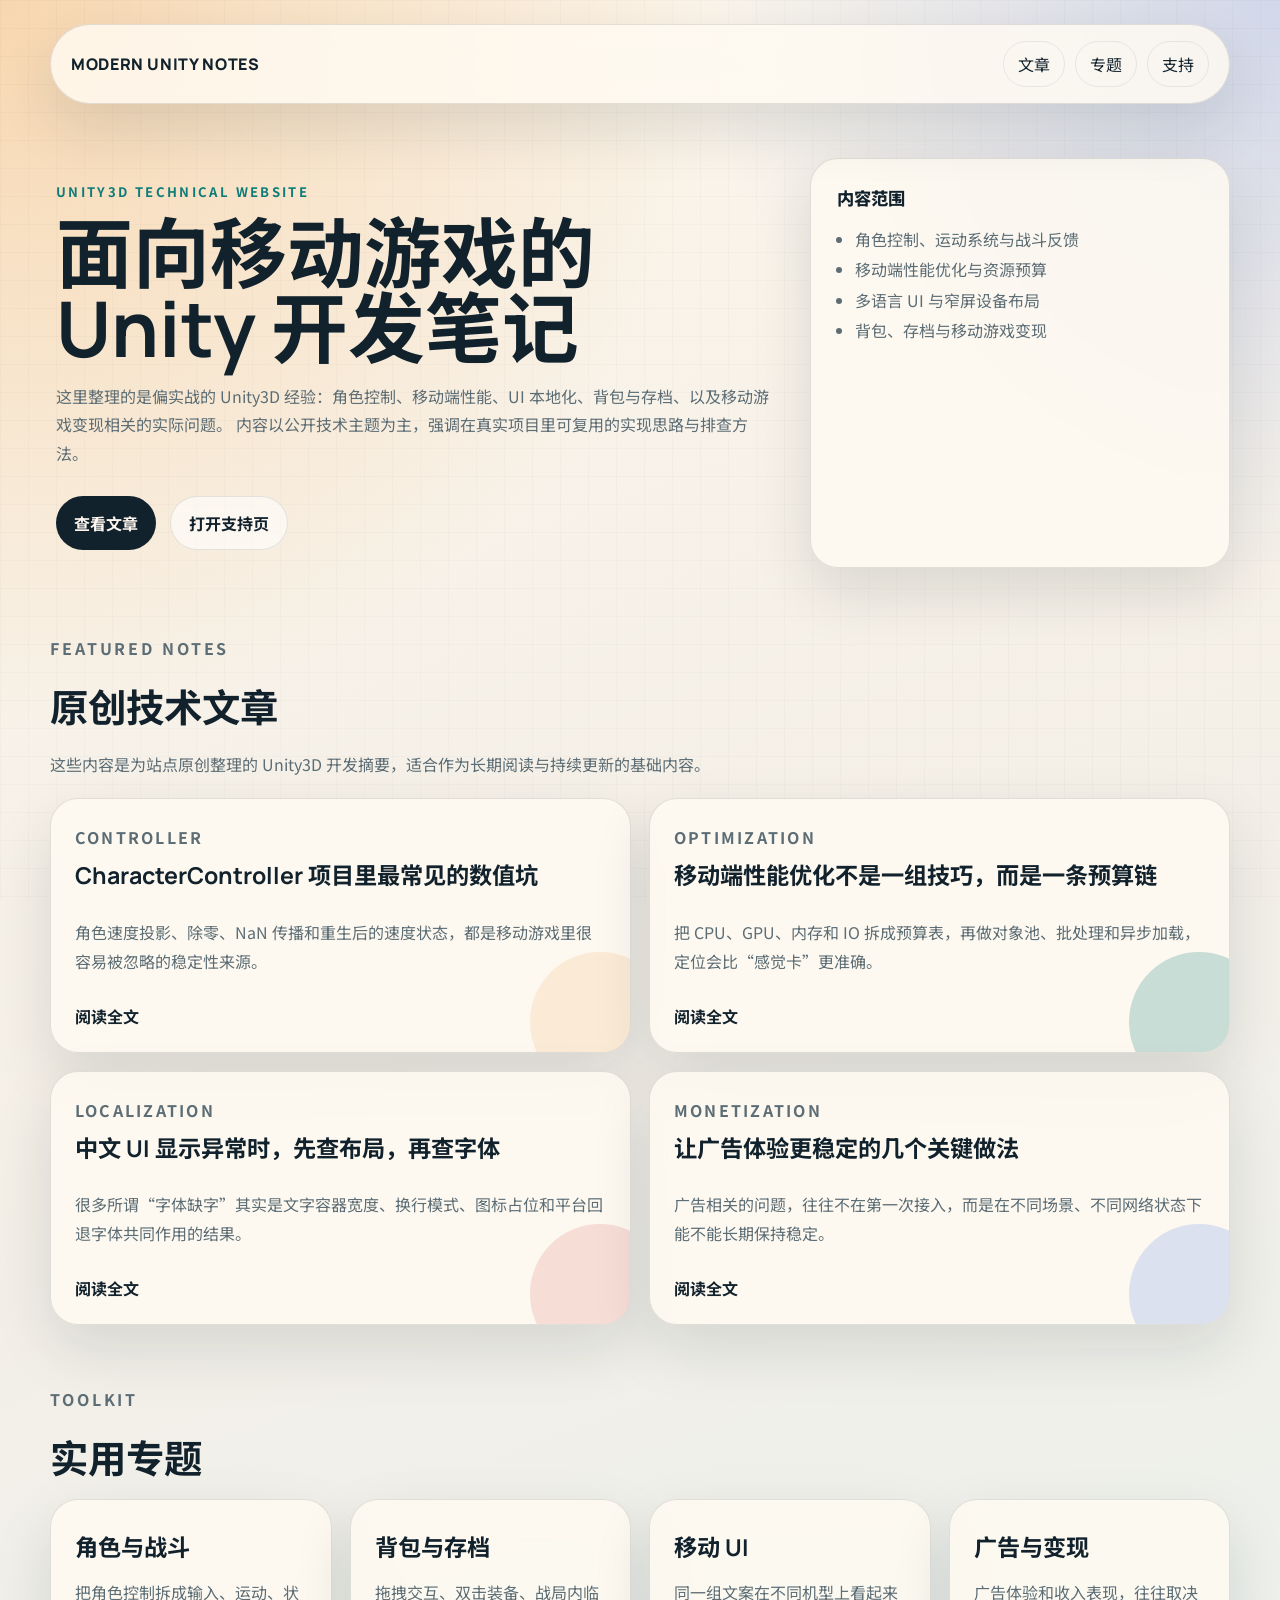
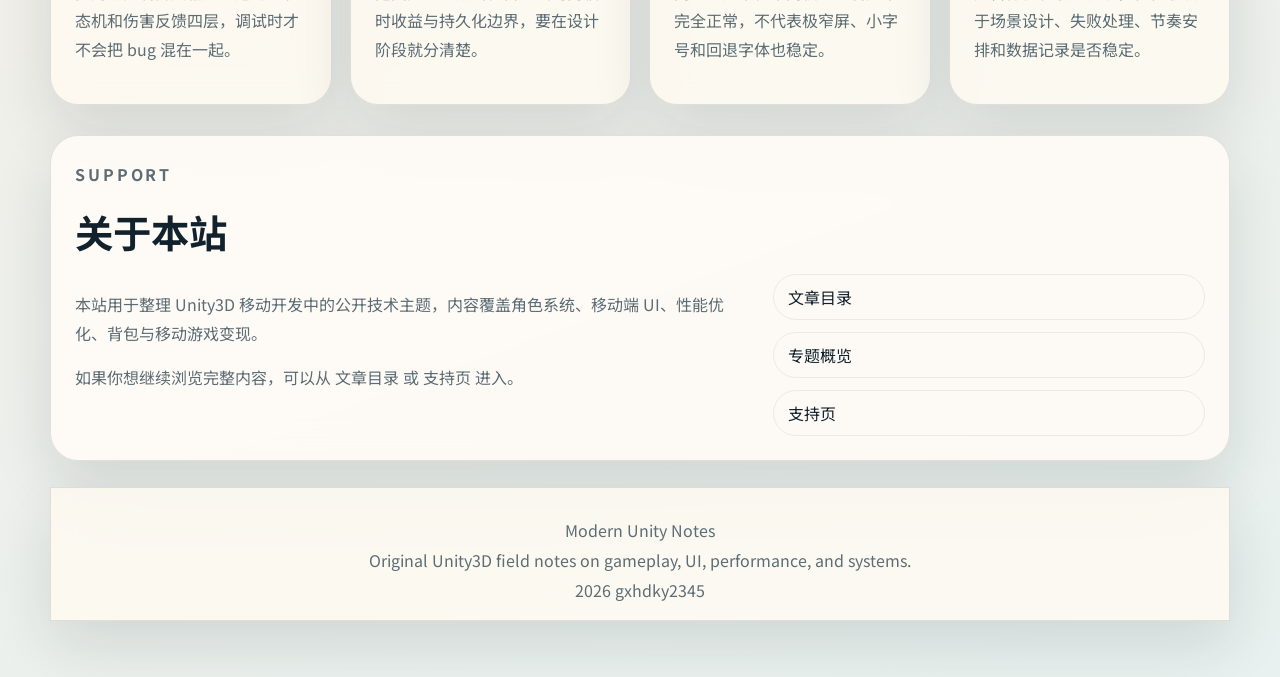
<file: index.html>
<!DOCTYPE html>
<html lang="zh-CN">
<head>
    <meta charset="utf-8">
    <meta name="viewport" content="width=device-width, initial-scale=1">
    <title>Modern Unity Notes</title>
    <meta name="description" content="Unity3D mobile development notes covering gameplay systems, UI, performance, and commercial engineering.">
    <link rel="preconnect" href="https://fonts.googleapis.com">
    <link rel="preconnect" href="https://fonts.gstatic.com" crossorigin>
    <link href="https://fonts.googleapis.com/css2?family=Manrope:wght@400;500;700;800&family=Noto+Sans+SC:wght@400;500;700;900&display=swap" rel="stylesheet">
    <link rel="stylesheet" href="styles.css">
</head>
<body>
    <div class="page-shell">
        <header class="site-header">
            <a class="brand" href="index.html">Modern Unity Notes</a>
            <nav class="site-nav" aria-label="Primary">
                <a href="#articles">文章</a>
                <a href="#toolkits">专题</a>
                <a href="support.html">支持</a>
            </nav>
        </header>

        <main>
            <section class="hero-grid">
                <div class="hero-copy">
                    <p class="eyebrow">Unity3D Technical Website</p>
                    <h1>面向移动游戏的 Unity 开发笔记</h1>
                    <p class="hero-text">
                        这里整理的是偏实战的 Unity3D 经验：角色控制、移动端性能、UI 本地化、背包与存档、以及移动游戏变现相关的实际问题。
                        内容以公开技术主题为主，强调在真实项目里可复用的实现思路与排查方法。
                    </p>
                    <div class="hero-actions">
                        <a class="button button-primary" href="#articles">查看文章</a>
                        <a class="button button-secondary" href="support.html">打开支持页</a>
                    </div>
                </div>
                <aside class="hero-panel">
                    <p class="panel-title">内容范围</p>
                    <ul class="check-list">
                        <li>角色控制、运动系统与战斗反馈</li>
                        <li>移动端性能优化与资源预算</li>
                        <li>多语言 UI 与窄屏设备布局</li>
                        <li>背包、存档与移动游戏变现</li>
                    </ul>
                </aside>
            </section>

            <section class="section-block" id="articles">
                <div class="section-heading">
                    <p class="eyebrow">Featured Notes</p>
                    <h2>原创技术文章</h2>
                    <p>这些内容是为站点原创整理的 Unity3D 开发摘要，适合作为长期阅读与持续更新的基础内容。</p>
                </div>
                <div class="article-grid">
                    <article class="article-card accent-sand">
                        <p class="article-tag">Controller</p>
                        <h3>CharacterController 项目里最常见的数值坑</h3>
                        <p>角色速度投影、除零、NaN 传播和重生后的速度状态，都是移动游戏里很容易被忽略的稳定性来源。</p>
                        <a href="articles/character-controller.html">阅读全文</a>
                    </article>
                    <article class="article-card accent-teal">
                        <p class="article-tag">Optimization</p>
                        <h3>移动端性能优化不是一组技巧，而是一条预算链</h3>
                        <p>把 CPU、GPU、内存和 IO 拆成预算表，再做对象池、批处理和异步加载，定位会比“感觉卡”更准确。</p>
                        <a href="articles/mobile-optimization.html">阅读全文</a>
                    </article>
                    <article class="article-card accent-rose">
                        <p class="article-tag">Localization</p>
                        <h3>中文 UI 显示异常时，先查布局，再查字体</h3>
                        <p>很多所谓“字体缺字”其实是文字容器宽度、换行模式、图标占位和平台回退字体共同作用的结果。</p>
                        <a href="articles/localization-layout.html">阅读全文</a>
                    </article>
                    <article class="article-card accent-blue">
                        <p class="article-tag">Monetization</p>
                        <h3>让广告体验更稳定的几个关键做法</h3>
                        <p>广告相关的问题，往往不在第一次接入，而是在不同场景、不同网络状态下能不能长期保持稳定。</p>
                        <a href="articles/monetization-checklist.html">阅读全文</a>
                    </article>
                </div>
            </section>

            <section class="section-block" id="toolkits">
                <div class="section-heading compact">
                    <p class="eyebrow">Toolkit</p>
                    <h2>实用专题</h2>
                </div>
                <div class="toolkit-grid">
                    <article class="toolkit-card">
                        <h3>角色与战斗</h3>
                        <p>把角色控制拆成输入、运动、状态机和伤害反馈四层，调试时才不会把 bug 混在一起。</p>
                    </article>
                    <article class="toolkit-card">
                        <h3>背包与存档</h3>
                        <p>拖拽交互、双击装备、战局内临时收益与持久化边界，要在设计阶段就分清楚。</p>
                    </article>
                    <article class="toolkit-card">
                        <h3>移动 UI</h3>
                        <p>同一组文案在不同机型上看起来完全正常，不代表极窄屏、小字号和回退字体也稳定。</p>
                    </article>
                    <article class="toolkit-card">
                        <h3>广告与变现</h3>
                        <p>广告体验和收入表现，往往取决于场景设计、失败处理、节奏安排和数据记录是否稳定。</p>
                    </article>
                </div>
            </section>

            <section class="section-block section-surface">
                <div class="section-heading compact">
                    <p class="eyebrow">Support</p>
                    <h2>关于本站</h2>
                </div>
                <div class="support-grid">
                    <div>
                        <p>本站用于整理 Unity3D 移动开发中的公开技术主题，内容覆盖角色系统、移动端 UI、性能优化、背包与移动游戏变现。</p>
                        <p>如果你想继续浏览完整内容，可以从 <a href="#articles">文章目录</a> 或 <a href="support.html">支持页</a> 进入。</p>
                    </div>
                    <div class="support-links">
                        <a class="inline-link" href="#articles">文章目录</a>
                        <a class="inline-link" href="#toolkits">专题概览</a>
                        <a class="inline-link" href="support.html">支持页</a>
                    </div>
                </div>
            </section>
        </main>

        <footer class="site-footer">
            <p>Modern Unity Notes</p>
            <p>Original Unity3D field notes on gameplay, UI, performance, and systems.</p>
            <p><span id="year"></span> gxhdky2345</p>
        </footer>
    </div>

    <script src="script.js"></script>
</body>
</html>
</file>
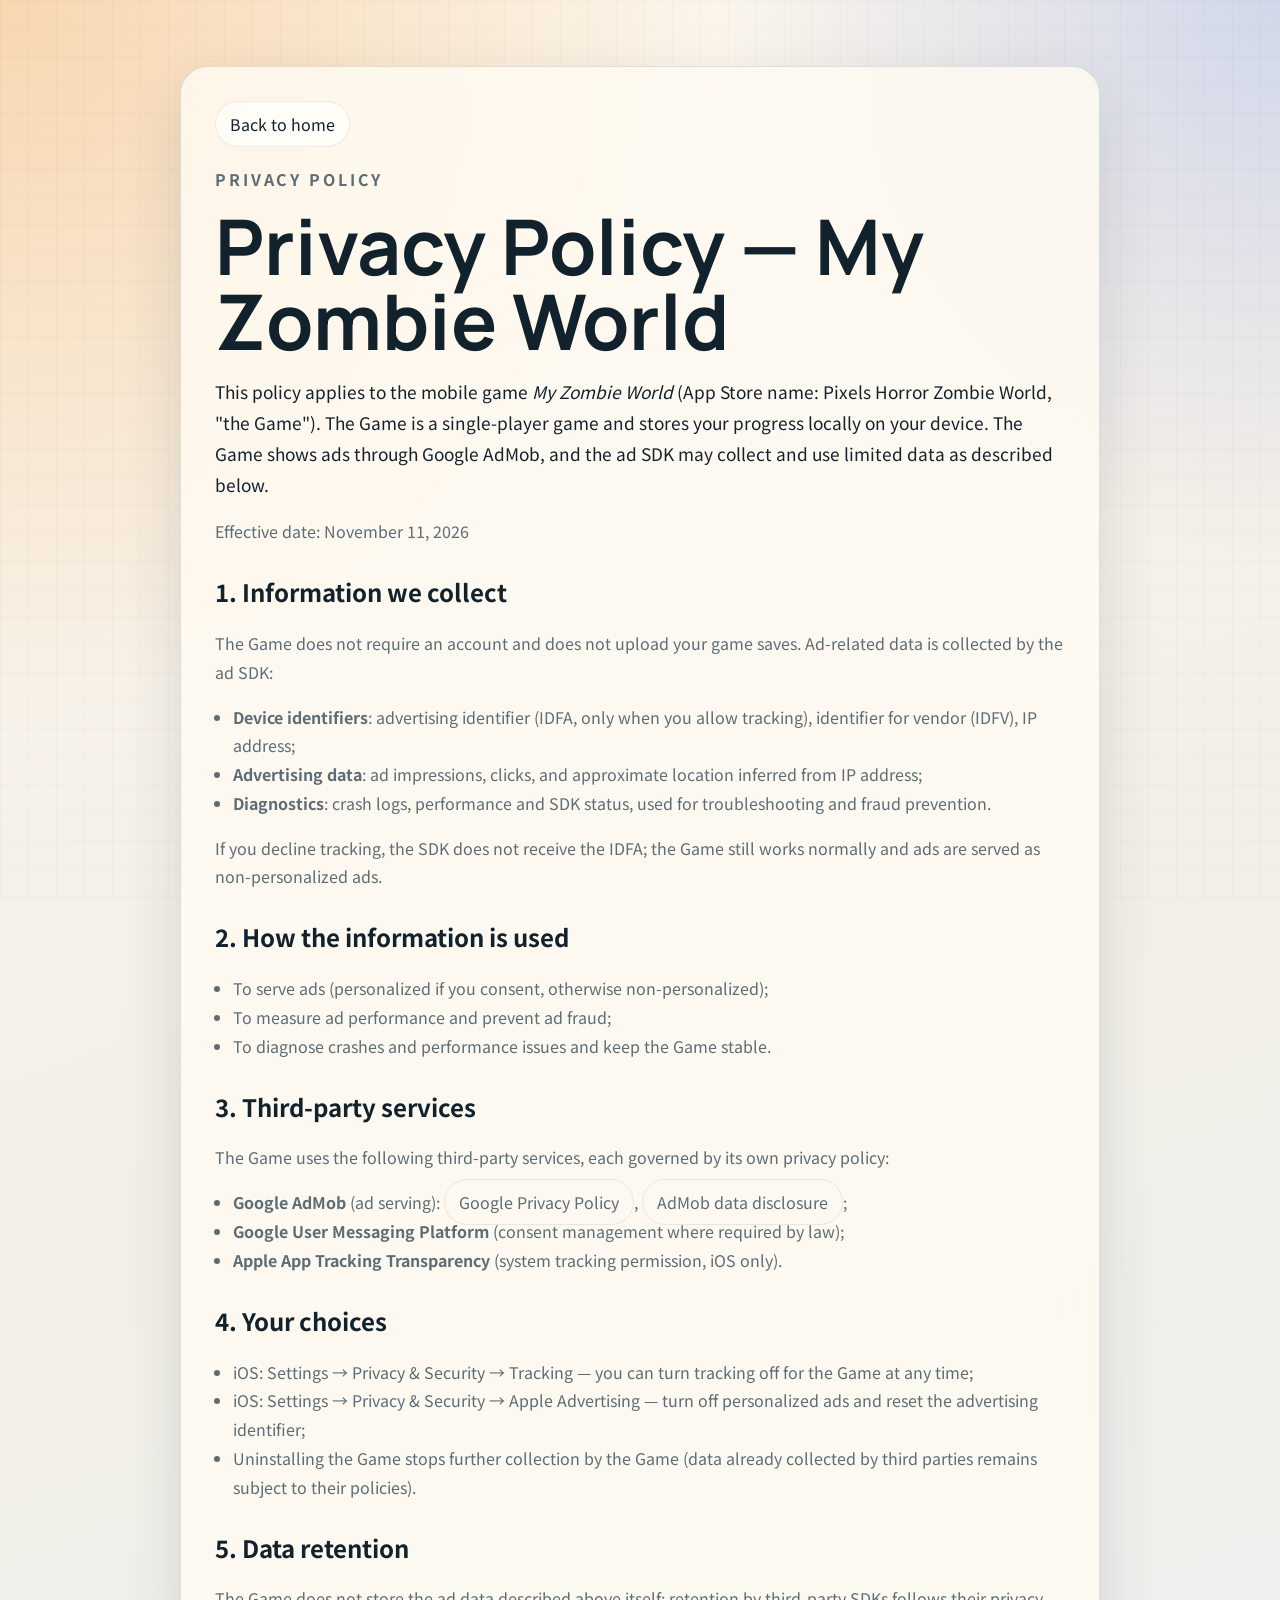
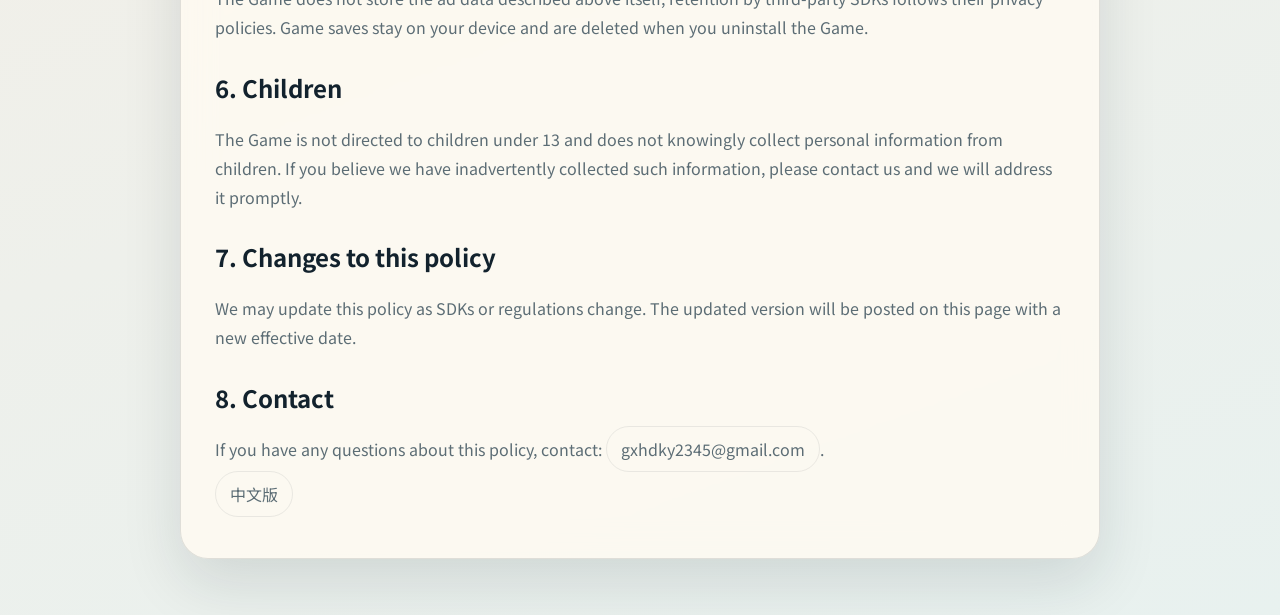
<file: privacy-en.html>
<!DOCTYPE html>
<html lang="en">
<head>
    <meta charset="utf-8">
    <meta name="viewport" content="width=device-width, initial-scale=1">
    <title>Privacy Policy | My Zombie World</title>
    <meta name="description" content="Privacy Policy for My Zombie World: Google AdMob, device identifiers, and your choices.">
    <link rel="preconnect" href="https://fonts.googleapis.com">
    <link rel="preconnect" href="https://fonts.gstatic.com" crossorigin>
    <link href="https://fonts.googleapis.com/css2?family=Manrope:wght@400;500;700;800&family=Noto+Sans+SC:wght@400;500;700;900&display=swap" rel="stylesheet">
    <link rel="stylesheet" href="styles.css">
</head>
<body>
    <div class="page-shell">
        <article class="article-layout">
            <a class="back-link" href="index.html">Back to home</a>
            <p class="eyebrow">Privacy Policy</p>
            <h1>Privacy Policy — My Zombie World</h1>
            <p class="lead">
                This policy applies to the mobile game <em>My Zombie World</em> (App Store name: Pixels Horror Zombie World,
                "the Game"). The Game is a single-player game and stores your progress locally on your device.
                The Game shows ads through Google AdMob, and the ad SDK may collect and use limited data as described below.
            </p>
            <p>Effective date: November 11, 2026</p>

            <h2>1. Information we collect</h2>
            <p>The Game does not require an account and does not upload your game saves. Ad-related data is collected by the ad SDK:</p>
            <ul>
                <li><strong>Device identifiers</strong>: advertising identifier (IDFA, only when you allow tracking), identifier for vendor (IDFV), IP address;</li>
                <li><strong>Advertising data</strong>: ad impressions, clicks, and approximate location inferred from IP address;</li>
                <li><strong>Diagnostics</strong>: crash logs, performance and SDK status, used for troubleshooting and fraud prevention.</li>
            </ul>
            <p>If you decline tracking, the SDK does not receive the IDFA; the Game still works normally and ads are served as non-personalized ads.</p>

            <h2>2. How the information is used</h2>
            <ul>
                <li>To serve ads (personalized if you consent, otherwise non-personalized);</li>
                <li>To measure ad performance and prevent ad fraud;</li>
                <li>To diagnose crashes and performance issues and keep the Game stable.</li>
            </ul>

            <h2>3. Third-party services</h2>
            <p>The Game uses the following third-party services, each governed by its own privacy policy:</p>
            <ul>
                <li><strong>Google AdMob</strong> (ad serving): <a class="inline-link" href="https://policies.google.com/privacy" rel="noopener">Google Privacy Policy</a>, <a class="inline-link" href="https://support.google.com/admob/answer/6128543" rel="noopener">AdMob data disclosure</a>;</li>
                <li><strong>Google User Messaging Platform</strong> (consent management where required by law);</li>
                <li><strong>Apple App Tracking Transparency</strong> (system tracking permission, iOS only).</li>
            </ul>

            <h2>4. Your choices</h2>
            <ul>
                <li>iOS: Settings → Privacy &amp; Security → Tracking — you can turn tracking off for the Game at any time;</li>
                <li>iOS: Settings → Privacy &amp; Security → Apple Advertising — turn off personalized ads and reset the advertising identifier;</li>
                <li>Uninstalling the Game stops further collection by the Game (data already collected by third parties remains subject to their policies).</li>
            </ul>

            <h2>5. Data retention</h2>
            <p>The Game does not store the ad data described above itself; retention by third-party SDKs follows their privacy policies. Game saves stay on your device and are deleted when you uninstall the Game.</p>

            <h2>6. Children</h2>
            <p>The Game is not directed to children under 13 and does not knowingly collect personal information from children. If you believe we have inadvertently collected such information, please contact us and we will address it promptly.</p>

            <h2>7. Changes to this policy</h2>
            <p>We may update this policy as SDKs or regulations change. The updated version will be posted on this page with a new effective date.</p>

            <h2>8. Contact</h2>
            <p>If you have any questions about this policy, contact: <a class="inline-link" href="mailto:gxhdky2345@gmail.com">gxhdky2345@gmail.com</a>.</p>

            <p><a class="inline-link" href="privacy.html">中文版</a></p>
        </article>
    </div>
</body>
</html>
</file>
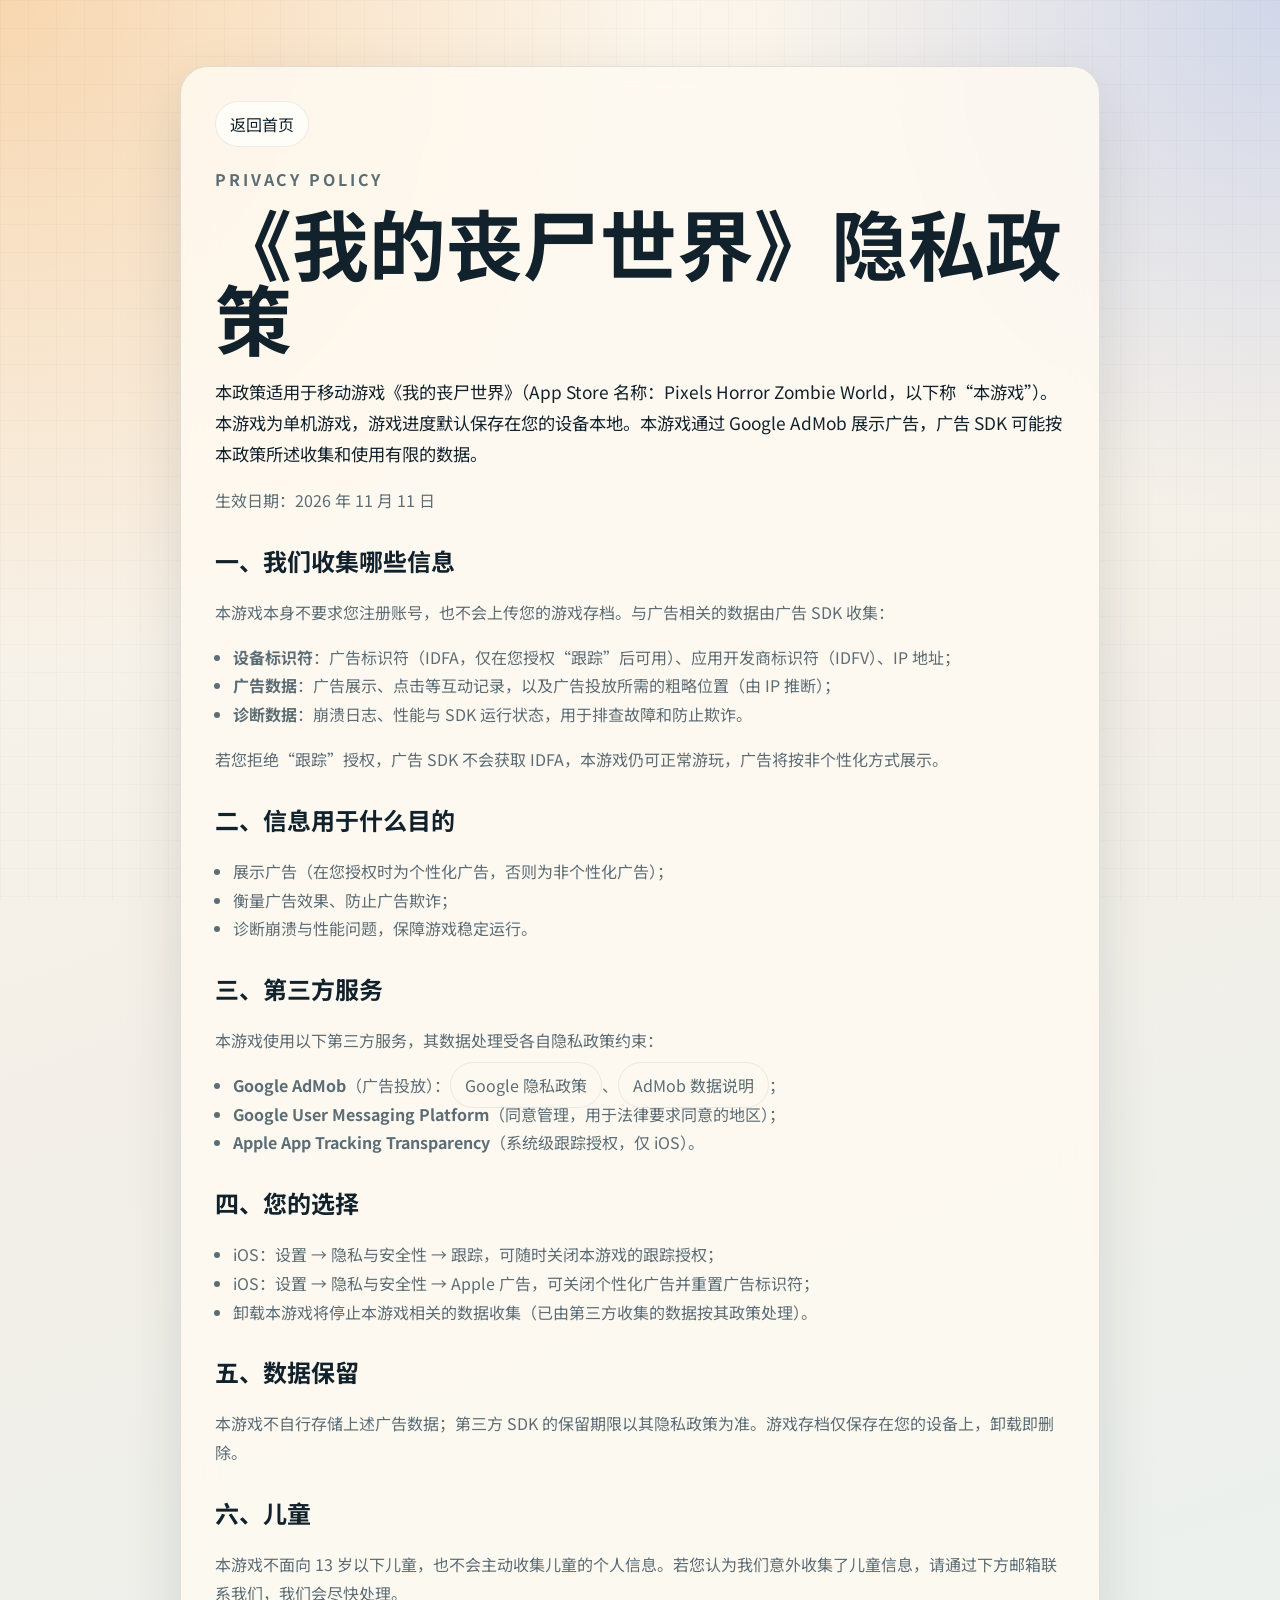
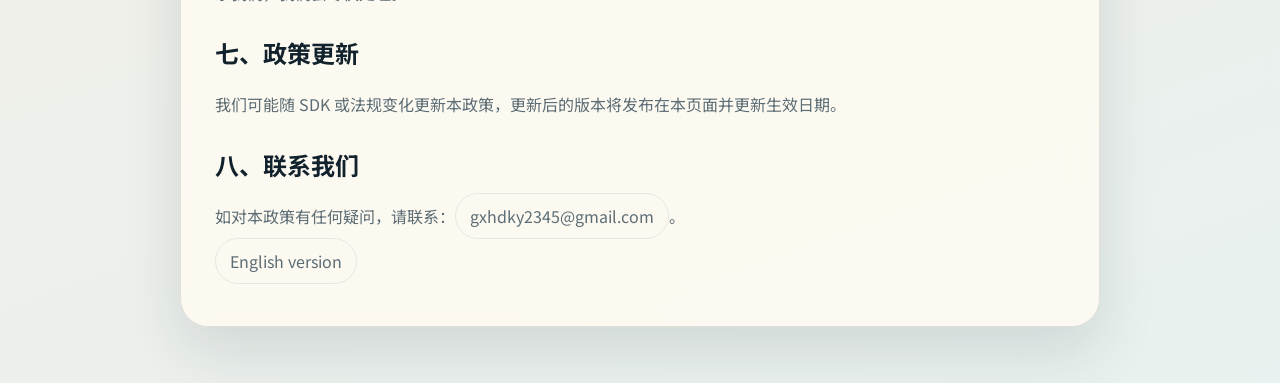
<file: privacy.html>
<!DOCTYPE html>
<html lang="zh-CN">
<head>
    <meta charset="utf-8">
    <meta name="viewport" content="width=device-width, initial-scale=1">
    <title>隐私政策 | 我的丧尸世界</title>
    <meta name="description" content="《我的丧尸世界》隐私政策：广告 SDK（Google AdMob）、设备标识符与用户选择。">
    <link rel="preconnect" href="https://fonts.googleapis.com">
    <link rel="preconnect" href="https://fonts.gstatic.com" crossorigin>
    <link href="https://fonts.googleapis.com/css2?family=Manrope:wght@400;500;700;800&family=Noto+Sans+SC:wght@400;500;700;900&display=swap" rel="stylesheet">
    <link rel="stylesheet" href="styles.css">
</head>
<body>
    <div class="page-shell">
        <article class="article-layout">
            <a class="back-link" href="index.html">返回首页</a>
            <p class="eyebrow">Privacy Policy</p>
            <h1>《我的丧尸世界》隐私政策</h1>
            <p class="lead">
                本政策适用于移动游戏《我的丧尸世界》（App Store 名称：Pixels Horror Zombie World，以下称“本游戏”）。
                本游戏为单机游戏，游戏进度默认保存在您的设备本地。本游戏通过 Google AdMob 展示广告，广告 SDK 可能按本政策所述收集和使用有限的数据。
            </p>
            <p>生效日期：2026 年 11 月 11 日</p>

            <h2>一、我们收集哪些信息</h2>
            <p>本游戏本身不要求您注册账号，也不会上传您的游戏存档。与广告相关的数据由广告 SDK 收集：</p>
            <ul>
                <li><strong>设备标识符</strong>：广告标识符（IDFA，仅在您授权“跟踪”后可用）、应用开发商标识符（IDFV）、IP 地址；</li>
                <li><strong>广告数据</strong>：广告展示、点击等互动记录，以及广告投放所需的粗略位置（由 IP 推断）；</li>
                <li><strong>诊断数据</strong>：崩溃日志、性能与 SDK 运行状态，用于排查故障和防止欺诈。</li>
            </ul>
            <p>若您拒绝“跟踪”授权，广告 SDK 不会获取 IDFA，本游戏仍可正常游玩，广告将按非个性化方式展示。</p>

            <h2>二、信息用于什么目的</h2>
            <ul>
                <li>展示广告（在您授权时为个性化广告，否则为非个性化广告）；</li>
                <li>衡量广告效果、防止广告欺诈；</li>
                <li>诊断崩溃与性能问题，保障游戏稳定运行。</li>
            </ul>

            <h2>三、第三方服务</h2>
            <p>本游戏使用以下第三方服务，其数据处理受各自隐私政策约束：</p>
            <ul>
                <li><strong>Google AdMob</strong>（广告投放）：<a class="inline-link" href="https://policies.google.com/privacy" rel="noopener">Google 隐私政策</a>、<a class="inline-link" href="https://support.google.com/admob/answer/6128543" rel="noopener">AdMob 数据说明</a>；</li>
                <li><strong>Google User Messaging Platform</strong>（同意管理，用于法律要求同意的地区）；</li>
                <li><strong>Apple App Tracking Transparency</strong>（系统级跟踪授权，仅 iOS）。</li>
            </ul>

            <h2>四、您的选择</h2>
            <ul>
                <li>iOS：设置 → 隐私与安全性 → 跟踪，可随时关闭本游戏的跟踪授权；</li>
                <li>iOS：设置 → 隐私与安全性 → Apple 广告，可关闭个性化广告并重置广告标识符；</li>
                <li>卸载本游戏将停止本游戏相关的数据收集（已由第三方收集的数据按其政策处理）。</li>
            </ul>

            <h2>五、数据保留</h2>
            <p>本游戏不自行存储上述广告数据；第三方 SDK 的保留期限以其隐私政策为准。游戏存档仅保存在您的设备上，卸载即删除。</p>

            <h2>六、儿童</h2>
            <p>本游戏不面向 13 岁以下儿童，也不会主动收集儿童的个人信息。若您认为我们意外收集了儿童信息，请通过下方邮箱联系我们，我们会尽快处理。</p>

            <h2>七、政策更新</h2>
            <p>我们可能随 SDK 或法规变化更新本政策，更新后的版本将发布在本页面并更新生效日期。</p>

            <h2>八、联系我们</h2>
            <p>如对本政策有任何疑问，请联系：<a class="inline-link" href="mailto:gxhdky2345@gmail.com">gxhdky2345@gmail.com</a>。</p>

            <p><a class="inline-link" href="privacy-en.html">English version</a></p>
        </article>
    </div>
</body>
</html>
</file>
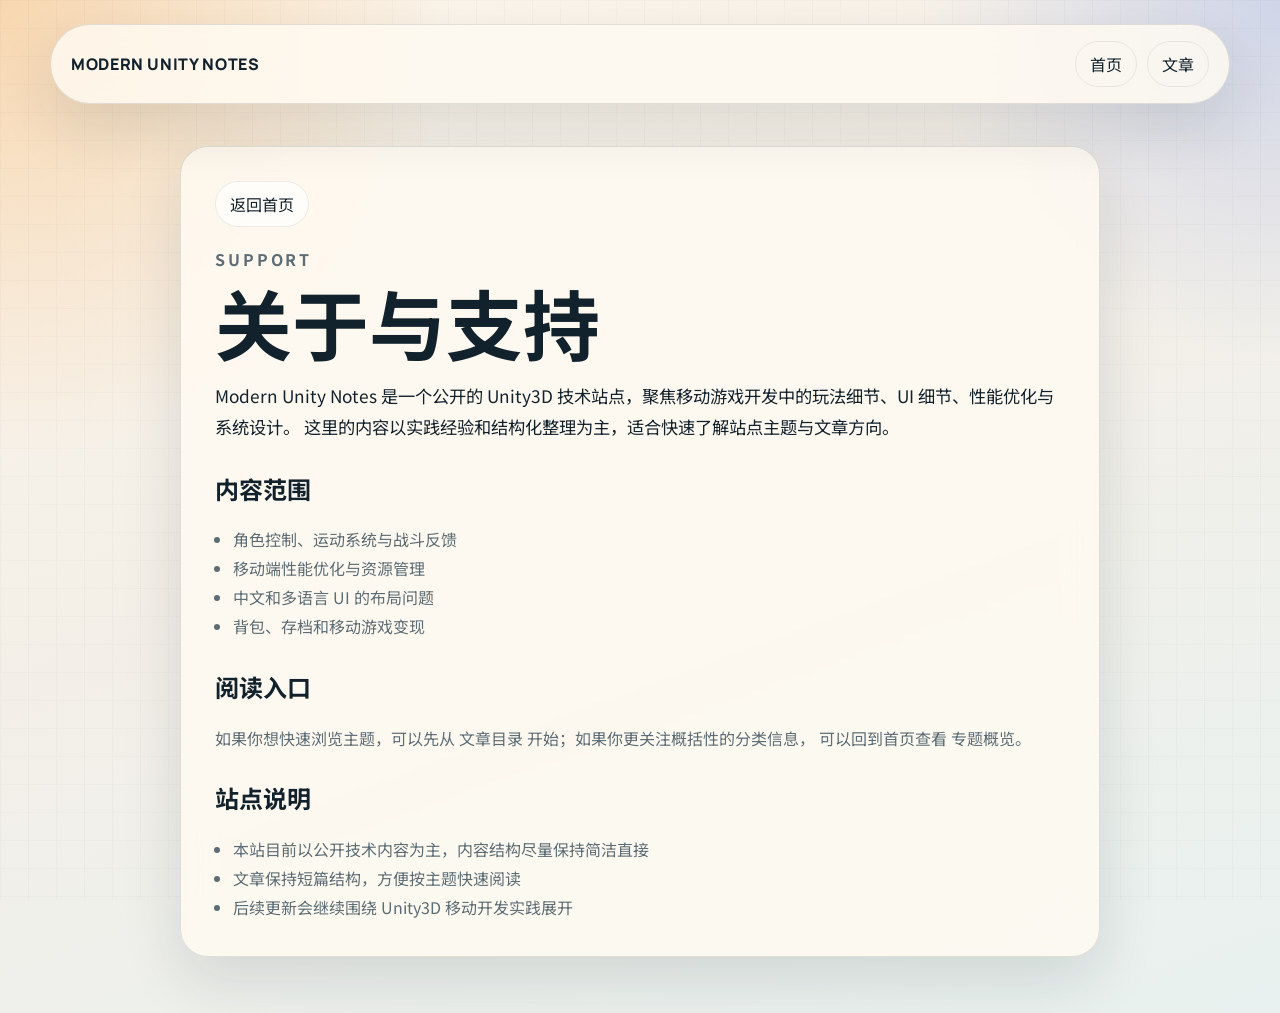
<file: support.html>
<!DOCTYPE html>
<html lang="zh-CN">
<head>
    <meta charset="utf-8">
    <meta name="viewport" content="width=device-width, initial-scale=1">
    <title>关于本站 | Modern Unity Notes</title>
    <meta name="description" content="Public site overview for Modern Unity Notes.">
    <link rel="preconnect" href="https://fonts.googleapis.com">
    <link rel="preconnect" href="https://fonts.gstatic.com" crossorigin>
    <link href="https://fonts.googleapis.com/css2?family=Manrope:wght@400;500;700;800&family=Noto+Sans+SC:wght@400;500;700;900&display=swap" rel="stylesheet">
    <link rel="stylesheet" href="styles.css">
</head>
<body>
    <div class="page-shell">
        <header class="site-header">
            <a class="brand" href="index.html">Modern Unity Notes</a>
            <nav class="site-nav" aria-label="Primary">
                <a href="index.html">首页</a>
                <a href="index.html#articles">文章</a>
            </nav>
        </header>

        <main class="support-panel">
            <a class="back-link" href="index.html">返回首页</a>
            <p class="eyebrow">Support</p>
            <h1>关于与支持</h1>
            <p class="lead">
                Modern Unity Notes 是一个公开的 Unity3D 技术站点，聚焦移动游戏开发中的玩法细节、UI 细节、性能优化与系统设计。
                这里的内容以实践经验和结构化整理为主，适合快速了解站点主题与文章方向。
            </p>

            <h2>内容范围</h2>
            <ul>
                <li>角色控制、运动系统与战斗反馈</li>
                <li>移动端性能优化与资源管理</li>
                <li>中文和多语言 UI 的布局问题</li>
                <li>背包、存档和移动游戏变现</li>
            </ul>

            <h2>阅读入口</h2>
            <p>
                如果你想快速浏览主题，可以先从 <a href="index.html#articles">文章目录</a> 开始；如果你更关注概括性的分类信息，
                可以回到首页查看 <a href="index.html#toolkits">专题概览</a>。
            </p>

            <h2>站点说明</h2>
            <ul>
                <li>本站目前以公开技术内容为主，内容结构尽量保持简洁直接</li>
                <li>文章保持短篇结构，方便按主题快速阅读</li>
                <li>后续更新会继续围绕 Unity3D 移动开发实践展开</li>
            </ul>
        </main>
    </div>
</body>
</html>
</file>
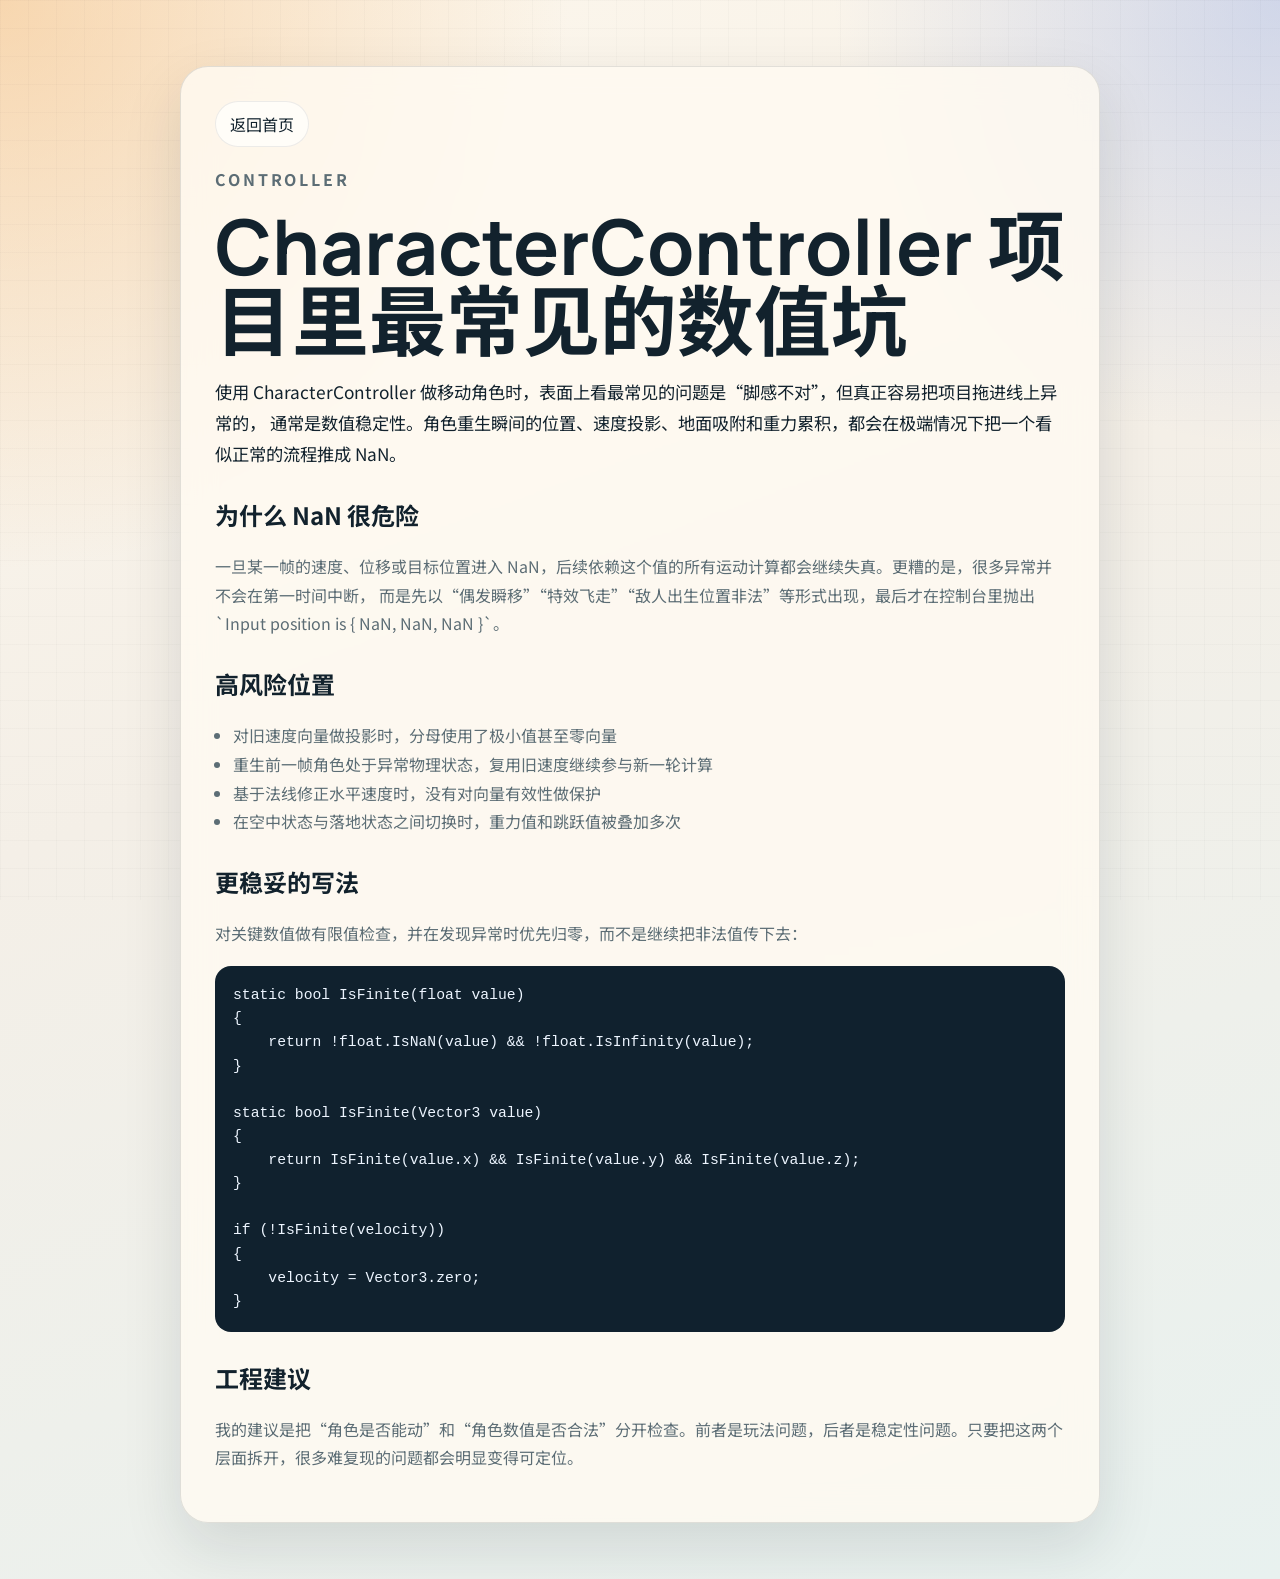
<file: articles/character-controller.html>
<!DOCTYPE html>
<html lang="zh-CN">
<head>
    <meta charset="utf-8">
    <meta name="viewport" content="width=device-width, initial-scale=1">
    <title>CharacterController 数值稳定性 | Modern Unity Notes</title>
    <link rel="preconnect" href="https://fonts.googleapis.com">
    <link rel="preconnect" href="https://fonts.gstatic.com" crossorigin>
    <link href="https://fonts.googleapis.com/css2?family=Manrope:wght@400;500;700;800&family=Noto+Sans+SC:wght@400;500;700;900&display=swap" rel="stylesheet">
    <link rel="stylesheet" href="../styles.css">
</head>
<body>
    <div class="page-shell">
        <article class="article-layout">
            <a class="back-link" href="../index.html">返回首页</a>
            <p class="eyebrow">Controller</p>
            <h1>CharacterController 项目里最常见的数值坑</h1>
            <p class="lead">
                使用 CharacterController 做移动角色时，表面上看最常见的问题是“脚感不对”，但真正容易把项目拖进线上异常的，
                通常是数值稳定性。角色重生瞬间的位置、速度投影、地面吸附和重力累积，都会在极端情况下把一个看似正常的流程推成 NaN。
            </p>

            <h2>为什么 NaN 很危险</h2>
            <p>
                一旦某一帧的速度、位移或目标位置进入 NaN，后续依赖这个值的所有运动计算都会继续失真。更糟的是，很多异常并不会在第一时间中断，
                而是先以“偶发瞬移”“特效飞走”“敌人出生位置非法”等形式出现，最后才在控制台里抛出 `Input position is { NaN, NaN, NaN }`。
            </p>

            <h2>高风险位置</h2>
            <ul>
                <li>对旧速度向量做投影时，分母使用了极小值甚至零向量</li>
                <li>重生前一帧角色处于异常物理状态，复用旧速度继续参与新一轮计算</li>
                <li>基于法线修正水平速度时，没有对向量有效性做保护</li>
                <li>在空中状态与落地状态之间切换时，重力值和跳跃值被叠加多次</li>
            </ul>

            <h2>更稳妥的写法</h2>
            <p>对关键数值做有限值检查，并在发现异常时优先归零，而不是继续把非法值传下去：</p>
            <pre><code>static bool IsFinite(float value)
{
    return !float.IsNaN(value) &amp;&amp; !float.IsInfinity(value);
}

static bool IsFinite(Vector3 value)
{
    return IsFinite(value.x) &amp;&amp; IsFinite(value.y) &amp;&amp; IsFinite(value.z);
}

if (!IsFinite(velocity))
{
    velocity = Vector3.zero;
}</code></pre>

            <h2>工程建议</h2>
            <p>
                我的建议是把“角色是否能动”和“角色数值是否合法”分开检查。前者是玩法问题，后者是稳定性问题。只要把这两个层面拆开，很多难复现的问题都会明显变得可定位。
            </p>
        </article>
    </div>
</body>
</html>
</file>
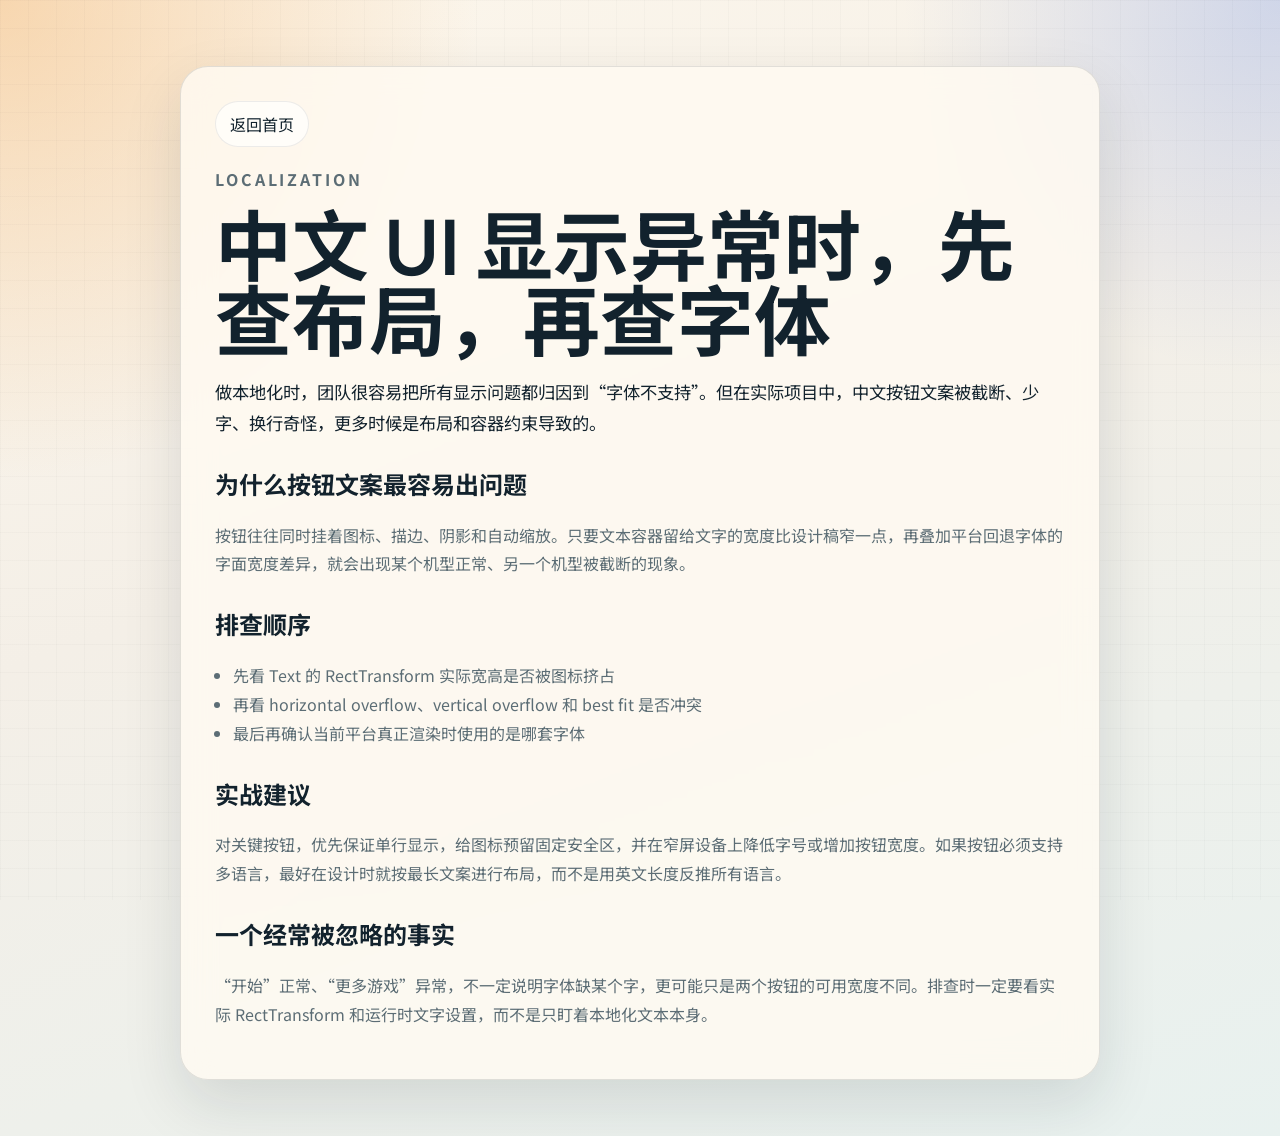
<file: articles/localization-layout.html>
<!DOCTYPE html>
<html lang="zh-CN">
<head>
    <meta charset="utf-8">
    <meta name="viewport" content="width=device-width, initial-scale=1">
    <title>本地化与布局 | Modern Unity Notes</title>
    <link rel="preconnect" href="https://fonts.googleapis.com">
    <link rel="preconnect" href="https://fonts.gstatic.com" crossorigin>
    <link href="https://fonts.googleapis.com/css2?family=Manrope:wght@400;500;700;800&family=Noto+Sans+SC:wght@400;500;700;900&display=swap" rel="stylesheet">
    <link rel="stylesheet" href="../styles.css">
</head>
<body>
    <div class="page-shell">
        <article class="article-layout">
            <a class="back-link" href="../index.html">返回首页</a>
            <p class="eyebrow">Localization</p>
            <h1>中文 UI 显示异常时，先查布局，再查字体</h1>
            <p class="lead">
                做本地化时，团队很容易把所有显示问题都归因到“字体不支持”。但在实际项目中，中文按钮文案被截断、少字、换行奇怪，更多时候是布局和容器约束导致的。
            </p>

            <h2>为什么按钮文案最容易出问题</h2>
            <p>
                按钮往往同时挂着图标、描边、阴影和自动缩放。只要文本容器留给文字的宽度比设计稿窄一点，再叠加平台回退字体的字面宽度差异，就会出现某个机型正常、另一个机型被截断的现象。
            </p>

            <h2>排查顺序</h2>
            <ul>
                <li>先看 Text 的 RectTransform 实际宽高是否被图标挤占</li>
                <li>再看 horizontal overflow、vertical overflow 和 best fit 是否冲突</li>
                <li>最后再确认当前平台真正渲染时使用的是哪套字体</li>
            </ul>

            <h2>实战建议</h2>
            <p>
                对关键按钮，优先保证单行显示，给图标预留固定安全区，并在窄屏设备上降低字号或增加按钮宽度。如果按钮必须支持多语言，最好在设计时就按最长文案进行布局，而不是用英文长度反推所有语言。
            </p>

            <h2>一个经常被忽略的事实</h2>
            <p>
                “开始”正常、“更多游戏”异常，不一定说明字体缺某个字，更可能只是两个按钮的可用宽度不同。排查时一定要看实际 RectTransform 和运行时文字设置，而不是只盯着本地化文本本身。
            </p>
        </article>
    </div>
</body>
</html>
</file>
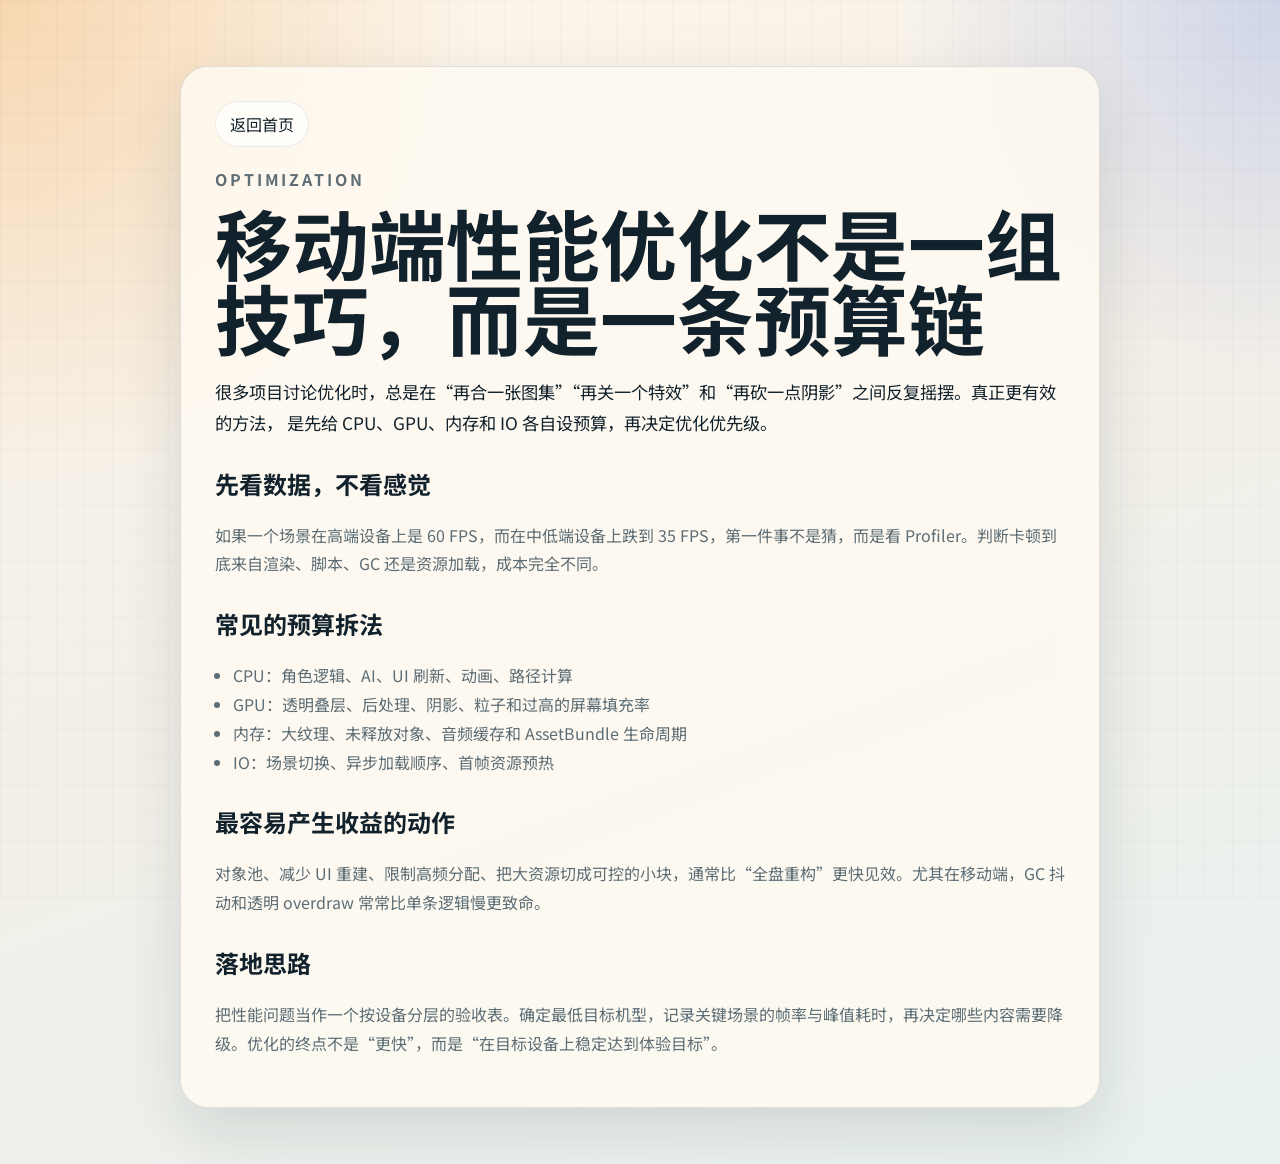
<file: articles/mobile-optimization.html>
<!DOCTYPE html>
<html lang="zh-CN">
<head>
    <meta charset="utf-8">
    <meta name="viewport" content="width=device-width, initial-scale=1">
    <title>移动端性能预算 | Modern Unity Notes</title>
    <link rel="preconnect" href="https://fonts.googleapis.com">
    <link rel="preconnect" href="https://fonts.gstatic.com" crossorigin>
    <link href="https://fonts.googleapis.com/css2?family=Manrope:wght@400;500;700;800&family=Noto+Sans+SC:wght@400;500;700;900&display=swap" rel="stylesheet">
    <link rel="stylesheet" href="../styles.css">
</head>
<body>
    <div class="page-shell">
        <article class="article-layout">
            <a class="back-link" href="../index.html">返回首页</a>
            <p class="eyebrow">Optimization</p>
            <h1>移动端性能优化不是一组技巧，而是一条预算链</h1>
            <p class="lead">
                很多项目讨论优化时，总是在“再合一张图集”“再关一个特效”和“再砍一点阴影”之间反复摇摆。真正更有效的方法，
                是先给 CPU、GPU、内存和 IO 各自设预算，再决定优化优先级。
            </p>

            <h2>先看数据，不看感觉</h2>
            <p>
                如果一个场景在高端设备上是 60 FPS，而在中低端设备上跌到 35 FPS，第一件事不是猜，而是看 Profiler。判断卡顿到底来自渲染、脚本、GC 还是资源加载，成本完全不同。
            </p>

            <h2>常见的预算拆法</h2>
            <ul>
                <li>CPU：角色逻辑、AI、UI 刷新、动画、路径计算</li>
                <li>GPU：透明叠层、后处理、阴影、粒子和过高的屏幕填充率</li>
                <li>内存：大纹理、未释放对象、音频缓存和 AssetBundle 生命周期</li>
                <li>IO：场景切换、异步加载顺序、首帧资源预热</li>
            </ul>

            <h2>最容易产生收益的动作</h2>
            <p>
                对象池、减少 UI 重建、限制高频分配、把大资源切成可控的小块，通常比“全盘重构”更快见效。尤其在移动端，GC 抖动和透明 overdraw 常常比单条逻辑慢更致命。
            </p>

            <h2>落地思路</h2>
            <p>
                把性能问题当作一个按设备分层的验收表。确定最低目标机型，记录关键场景的帧率与峰值耗时，再决定哪些内容需要降级。优化的终点不是“更快”，而是“在目标设备上稳定达到体验目标”。
            </p>
        </article>
    </div>
</body>
</html>
</file>
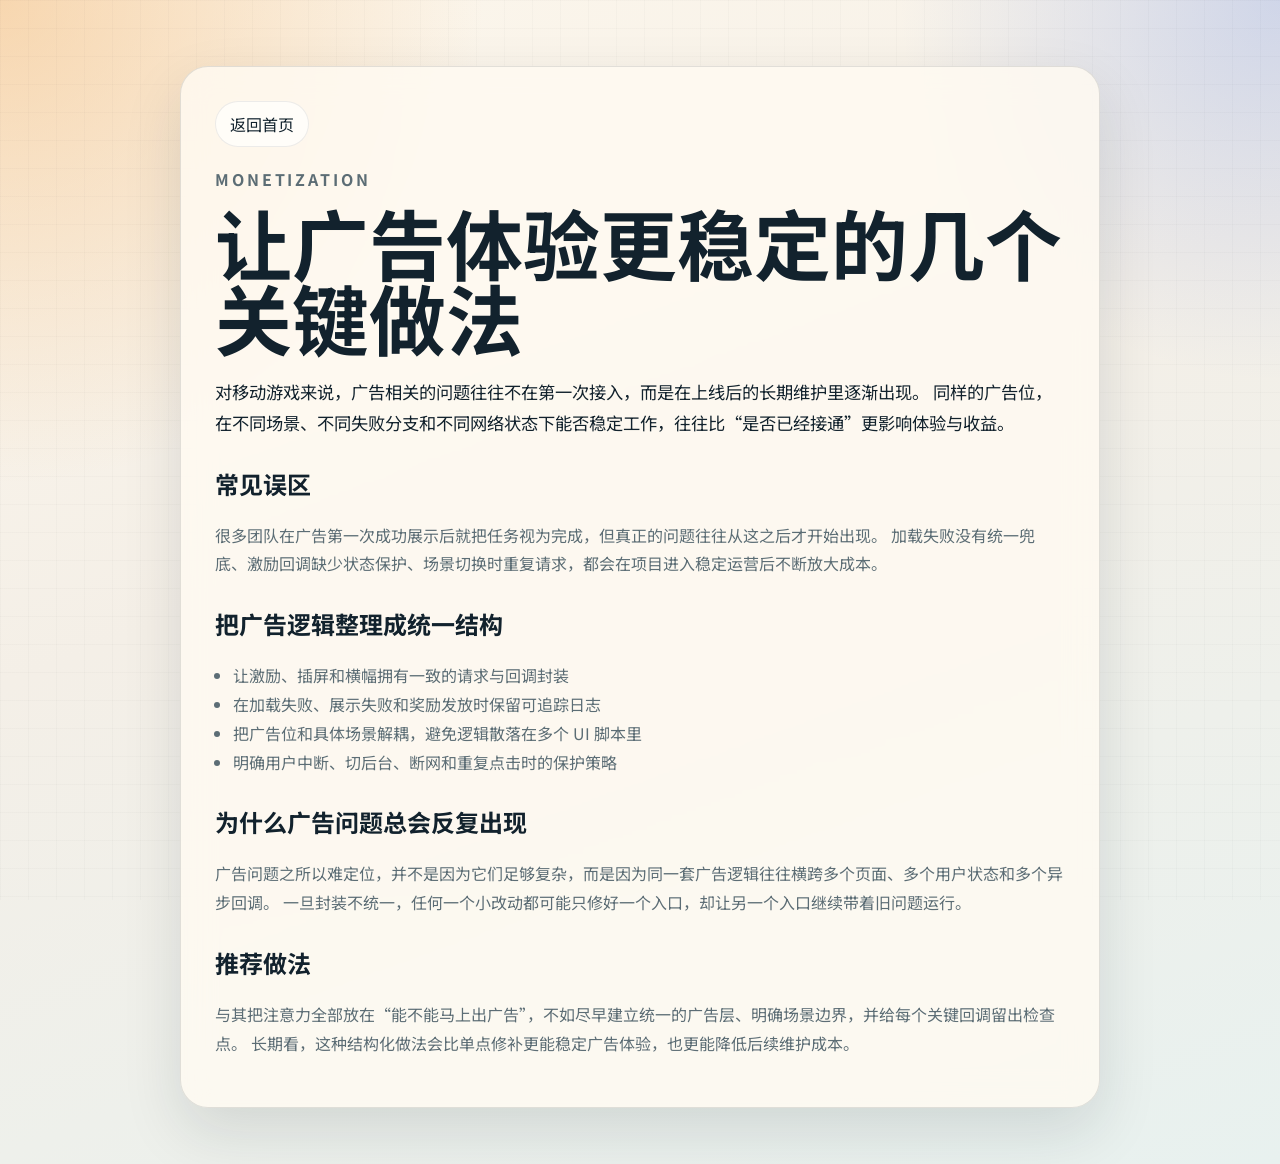
<file: articles/monetization-checklist.html>
<!DOCTYPE html>
<html lang="zh-CN">
<head>
    <meta charset="utf-8">
    <meta name="viewport" content="width=device-width, initial-scale=1">
    <title>让广告体验更稳定的几个关键做法 | Modern Unity Notes</title>
    <link rel="preconnect" href="https://fonts.googleapis.com">
    <link rel="preconnect" href="https://fonts.gstatic.com" crossorigin>
    <link href="https://fonts.googleapis.com/css2?family=Manrope:wght@400;500;700;800&family=Noto+Sans+SC:wght@400;500;700;900&display=swap" rel="stylesheet">
    <link rel="stylesheet" href="../styles.css">
</head>
<body>
    <div class="page-shell">
        <article class="article-layout">
            <a class="back-link" href="../index.html">返回首页</a>
            <p class="eyebrow">Monetization</p>
            <h1>让广告体验更稳定的几个关键做法</h1>
            <p class="lead">
                对移动游戏来说，广告相关的问题往往不在第一次接入，而是在上线后的长期维护里逐渐出现。
                同样的广告位，在不同场景、不同失败分支和不同网络状态下能否稳定工作，往往比“是否已经接通”更影响体验与收益。
            </p>

            <h2>常见误区</h2>
            <p>
                很多团队在广告第一次成功展示后就把任务视为完成，但真正的问题往往从这之后才开始出现。
                加载失败没有统一兜底、激励回调缺少状态保护、场景切换时重复请求，都会在项目进入稳定运营后不断放大成本。
            </p>

            <h2>把广告逻辑整理成统一结构</h2>
            <ul>
                <li>让激励、插屏和横幅拥有一致的请求与回调封装</li>
                <li>在加载失败、展示失败和奖励发放时保留可追踪日志</li>
                <li>把广告位和具体场景解耦，避免逻辑散落在多个 UI 脚本里</li>
                <li>明确用户中断、切后台、断网和重复点击时的保护策略</li>
            </ul>

            <h2>为什么广告问题总会反复出现</h2>
            <p>
                广告问题之所以难定位，并不是因为它们足够复杂，而是因为同一套广告逻辑往往横跨多个页面、多个用户状态和多个异步回调。
                一旦封装不统一，任何一个小改动都可能只修好一个入口，却让另一个入口继续带着旧问题运行。
            </p>

            <h2>推荐做法</h2>
            <p>
                与其把注意力全部放在“能不能马上出广告”，不如尽早建立统一的广告层、明确场景边界，并给每个关键回调留出检查点。
                长期看，这种结构化做法会比单点修补更能稳定广告体验，也更能降低后续维护成本。
            </p>
        </article>
    </div>
</body>
</html>
</file>
<file: styles.css>
:root {
    --bg: #f5efe4;
    --paper: rgba(255, 250, 242, 0.82);
    --ink: #12222d;
    --muted: #5c6d75;
    --line: rgba(18, 34, 45, 0.12);
    --teal: #0c7c78;
    --sand: #f2b978;
    --rose: #df7b71;
    --blue: #6a8ee8;
    --shadow: 0 24px 60px rgba(18, 34, 45, 0.12);
    --radius-xl: 28px;
    --radius-lg: 22px;
    --radius-md: 16px;
    --max-width: 1180px;
}

* {
    box-sizing: border-box;
}

html {
    scroll-behavior: smooth;
}

body {
    margin: 0;
    font-family: "Noto Sans SC", "Microsoft YaHei", sans-serif;
    color: var(--ink);
    background:
        radial-gradient(circle at top left, rgba(242, 185, 120, 0.52), transparent 28%),
        radial-gradient(circle at top right, rgba(106, 142, 232, 0.28), transparent 22%),
        linear-gradient(160deg, #fdf7ec 0%, #f4efe7 42%, #e8f1ef 100%);
    min-height: 100vh;
}

body::before {
    content: "";
    position: fixed;
    inset: 0;
    background-image:
        linear-gradient(rgba(18, 34, 45, 0.02) 1px, transparent 1px),
        linear-gradient(90deg, rgba(18, 34, 45, 0.02) 1px, transparent 1px);
    background-size: 28px 28px;
    pointer-events: none;
    z-index: -1;
}

a {
    color: inherit;
    text-decoration: none;
}

.page-shell {
    width: min(calc(100% - 32px), var(--max-width));
    margin: 0 auto;
    padding: 24px 0 56px;
}

.site-header,
.site-footer,
.hero-panel,
.article-card,
.toolkit-card,
.section-surface,
.article-layout,
.support-panel {
    backdrop-filter: blur(16px);
    background: var(--paper);
    border: 1px solid var(--line);
    box-shadow: var(--shadow);
}

.site-header {
    display: flex;
    align-items: center;
    justify-content: space-between;
    gap: 16px;
    padding: 16px 20px;
    border-radius: 999px;
    position: sticky;
    top: 12px;
    z-index: 10;
}

.brand,
.section-heading h2,
.hero-copy h1,
.article-layout h1,
.support-panel h1,
.article-card h3,
.toolkit-card h3 {
    font-family: "Manrope", "Noto Sans SC", sans-serif;
}

.brand {
    font-size: 1rem;
    font-weight: 800;
    letter-spacing: 0.04em;
    text-transform: uppercase;
}

.site-nav {
    display: flex;
    flex-wrap: wrap;
    gap: 10px;
}

.site-nav a,
.inline-link {
    padding: 10px 14px;
    border-radius: 999px;
    border: 1px solid rgba(18, 34, 45, 0.08);
    transition: transform 180ms ease, background-color 180ms ease;
}

.site-nav a:hover,
.button:hover,
.inline-link:hover,
.article-card a:hover {
    transform: translateY(-1px);
}

.hero-grid {
    display: grid;
    grid-template-columns: minmax(0, 1.4fr) minmax(290px, 0.8fr);
    gap: 24px;
    align-items: stretch;
    padding: 54px 0 36px;
}

.hero-copy {
    padding: 24px 6px 18px;
}

.eyebrow {
    margin: 0 0 14px;
    font-size: 0.82rem;
    text-transform: uppercase;
    letter-spacing: 0.18em;
    color: var(--teal);
    font-weight: 700;
}

.hero-copy h1,
.article-layout h1,
.support-panel h1 {
    margin: 0;
    font-size: clamp(2.5rem, 6vw, 5.2rem);
    line-height: 0.98;
}

.hero-text,
.section-heading p,
.article-card p,
.toolkit-card p,
.support-grid p,
.article-layout p,
.article-layout li,
.support-panel p,
.support-panel li {
    color: var(--muted);
    line-height: 1.8;
    font-size: 1rem;
}

.hero-actions {
    display: flex;
    flex-wrap: wrap;
    gap: 14px;
    margin-top: 28px;
}

.button {
    display: inline-flex;
    align-items: center;
    justify-content: center;
    padding: 14px 18px;
    border-radius: 999px;
    font-weight: 700;
    transition: transform 180ms ease, background-color 180ms ease;
}

.button-primary {
    background: var(--ink);
    color: #fff7ef;
}

.button-secondary {
    background: rgba(255, 255, 255, 0.58);
    border: 1px solid rgba(18, 34, 45, 0.1);
}

.hero-panel,
.support-panel {
    padding: 26px;
    border-radius: var(--radius-xl);
}

.panel-title {
    margin: 0 0 14px;
    font-weight: 800;
    font-size: 1.08rem;
}

.check-list,
.article-layout ul,
.support-panel ul {
    margin: 0;
    padding-left: 18px;
    color: var(--muted);
    line-height: 1.9;
}

.section-block {
    padding: 30px 0;
}

.section-heading {
    max-width: 740px;
    margin-bottom: 20px;
}

.section-heading h2 {
    margin: 0;
    font-size: clamp(1.8rem, 3vw, 3rem);
}

.section-heading.compact {
    margin-bottom: 14px;
}

.article-grid,
.toolkit-grid,
.support-grid {
    display: grid;
    gap: 18px;
}

.article-grid {
    grid-template-columns: repeat(2, minmax(0, 1fr));
}

.toolkit-grid {
    grid-template-columns: repeat(4, minmax(0, 1fr));
}

.support-grid {
    grid-template-columns: minmax(0, 1.1fr) minmax(240px, 0.7fr);
    align-items: start;
}

.article-card,
.toolkit-card,
.section-surface,
.article-layout {
    border-radius: var(--radius-xl);
}

.article-card,
.toolkit-card,
.section-surface {
    padding: 24px;
}

.article-card {
    min-height: 250px;
    display: flex;
    flex-direction: column;
    justify-content: space-between;
    position: relative;
    overflow: hidden;
}

.article-card::after {
    content: "";
    position: absolute;
    inset: auto -40px -40px auto;
    width: 140px;
    height: 140px;
    border-radius: 50%;
    opacity: 0.22;
}

.accent-sand::after {
    background: var(--sand);
}

.accent-teal::after {
    background: var(--teal);
}

.accent-rose::after {
    background: var(--rose);
}

.accent-blue::after {
    background: var(--blue);
}

.article-tag {
    margin: 0;
    font-size: 0.8rem;
    letter-spacing: 0.14em;
    text-transform: uppercase;
    color: var(--teal);
    font-weight: 700;
}

.article-card h3,
.toolkit-card h3 {
    margin: 10px 0 12px;
    font-size: 1.45rem;
    line-height: 1.2;
}

.article-card a {
    margin-top: 12px;
    font-weight: 700;
}

.toolkit-card {
    min-height: 170px;
}

.section-surface {
    background: rgba(255, 251, 247, 0.9);
}

.support-links {
    display: flex;
    flex-direction: column;
    gap: 12px;
}

.site-footer {
    margin-top: 26px;
    padding: 24px 8px 12px;
    text-align: center;
    color: var(--muted);
}

.site-footer p {
    margin: 6px 0;
}

.article-layout,
.support-panel {
    max-width: 920px;
    margin: 42px auto 0;
    padding: 34px;
}

.article-layout .lead,
.support-panel .lead {
    font-size: 1.08rem;
    color: var(--ink);
}

.article-layout h2,
.support-panel h2 {
    margin-top: 28px;
    font-size: 1.5rem;
}

.article-layout pre {
    margin: 18px 0;
    padding: 18px;
    overflow-x: auto;
    border-radius: var(--radius-md);
    background: #10212e;
    color: #edf5ff;
    font-size: 0.92rem;
    line-height: 1.6;
}

.back-link {
    display: inline-flex;
    margin-bottom: 18px;
    padding: 10px 14px;
    border-radius: 999px;
    background: rgba(255, 255, 255, 0.65);
    border: 1px solid rgba(18, 34, 45, 0.08);
}

@media (max-width: 980px) {
    .hero-grid,
    .support-grid,
    .article-grid,
    .toolkit-grid {
        grid-template-columns: 1fr;
    }

    .site-header {
        border-radius: 28px;
        padding: 16px;
    }
}

@media (max-width: 720px) {
    .page-shell {
        width: min(calc(100% - 18px), var(--max-width));
        padding-top: 12px;
    }

    .site-header {
        position: static;
        align-items: flex-start;
        flex-direction: column;
    }

    .site-nav {
        width: 100%;
    }

    .site-nav a,
    .inline-link {
        width: 100%;
        text-align: center;
    }

    .hero-copy h1,
    .article-layout h1,
    .support-panel h1 {
        font-size: clamp(2.1rem, 10vw, 3.4rem);
    }

    .hero-panel,
    .article-card,
    .toolkit-card,
    .section-surface,
    .article-layout,
    .support-panel {
        border-radius: 20px;
    }

    .article-layout,
    .support-panel {
        padding: 24px 18px;
    }
}
</file>
